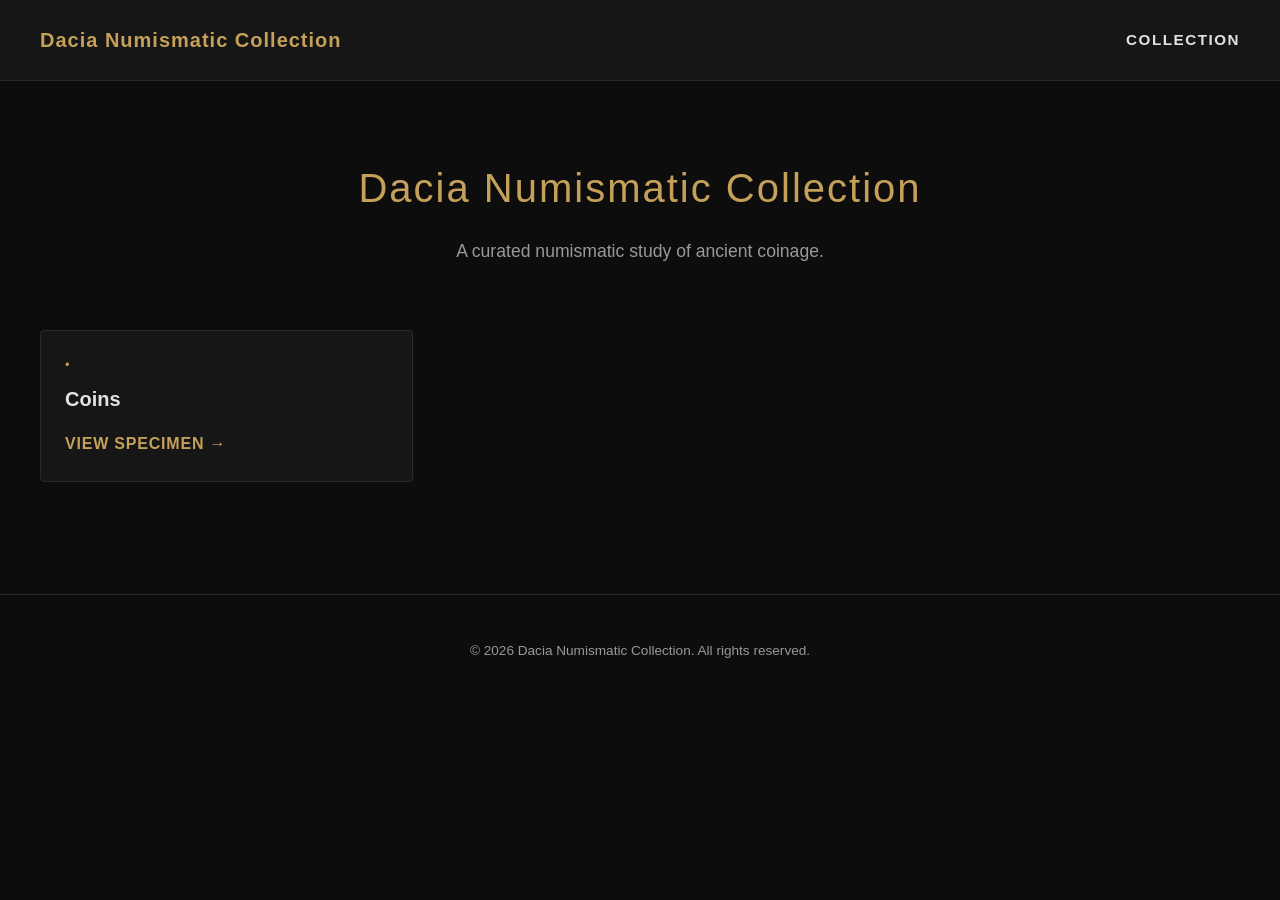
<file: index.html>
<!doctype html><html lang=en-us><meta charset=utf-8><meta name=viewport content="width=device-width,initial-scale=1"><title>Dacia Numismatic Collection</title><style>:root{--bg-color:#0d0d0d;--card-bg:#161616;--border-color:#2a2a2a;--accent-gold:#c5a059;--text-main:#e2e2e2;--text-muted:#999999}body{background-color:var(--bg-color);color:var(--text-main);font-family:-apple-system,BlinkMacSystemFont,segoe ui,Roboto,Helvetica,Arial,sans-serif;margin:0;padding:0;line-height:1.6}header{border-bottom:1px solid var(--border-color);padding:1.5rem 2rem;display:flex;justify-content:space-between;align-items:center;background:var(--card-bg)}header a{color:var(--accent-gold);text-decoration:none;font-size:1.25rem;font-weight:600;letter-spacing:.05em}.container{max-width:1200px;margin:0 auto;padding:3rem 1.5rem}</style><body><header><div class=container style=padding:0;width:100%;display:flex;justify-content:space-between;align-items:center><a href=/>Dacia Numismatic Collection</a><nav><a href=/coins/ style=color:var(--text-main);font-size:.95rem;text-transform:uppercase;letter-spacing:.1em>Collection</a></nav></div></header><main><div class=container><div style=text-align:center;margin-bottom:4rem><h1 style=color:var(--accent-gold);font-size:2.5rem;font-weight:300;letter-spacing:.05em;margin-bottom:.5rem>Dacia Numismatic Collection</h1><p style=color:var(--text-muted);font-size:1.1rem>A curated numismatic study of ancient coinage.</p></div><div style=display:grid;grid-template-columns:repeat(auto-fill,minmax(300px,1fr));gap:2.5rem><div style="background:var(--card-bg);border:1px solid var(--border-color);border-radius:4px;padding:1.5rem;transition:transform .2s ease,border-color .2s ease"><div style=font-size:.8rem;text-transform:uppercase;letter-spacing:.1em;color:var(--accent-gold);margin-bottom:.5rem>&bull;</div><h2 style="font-size:1.25rem;margin:0 0 1rem"><a href=/coins-dacia/coins/ style=color:var(--text-main);text-decoration:none>Coins</a></h2><a href=/coins-dacia/coins/ style=display:inline-block;color:var(--accent-gold);text-decoration:none;font-size:.85srem;font-weight:600;text-transform:uppercase;letter-spacing:.05em>View Specimen &rarr;</a></div></div></div></main><footer style="border-top:1px solid var(--border-color);text-align:center;padding:2rem;color:var(--text-muted);font-size:.85rem;margin-top:4rem"><p>&copy; 2026 Dacia Numismatic Collection. All rights reserved.</p></footer></body></html>
</file>
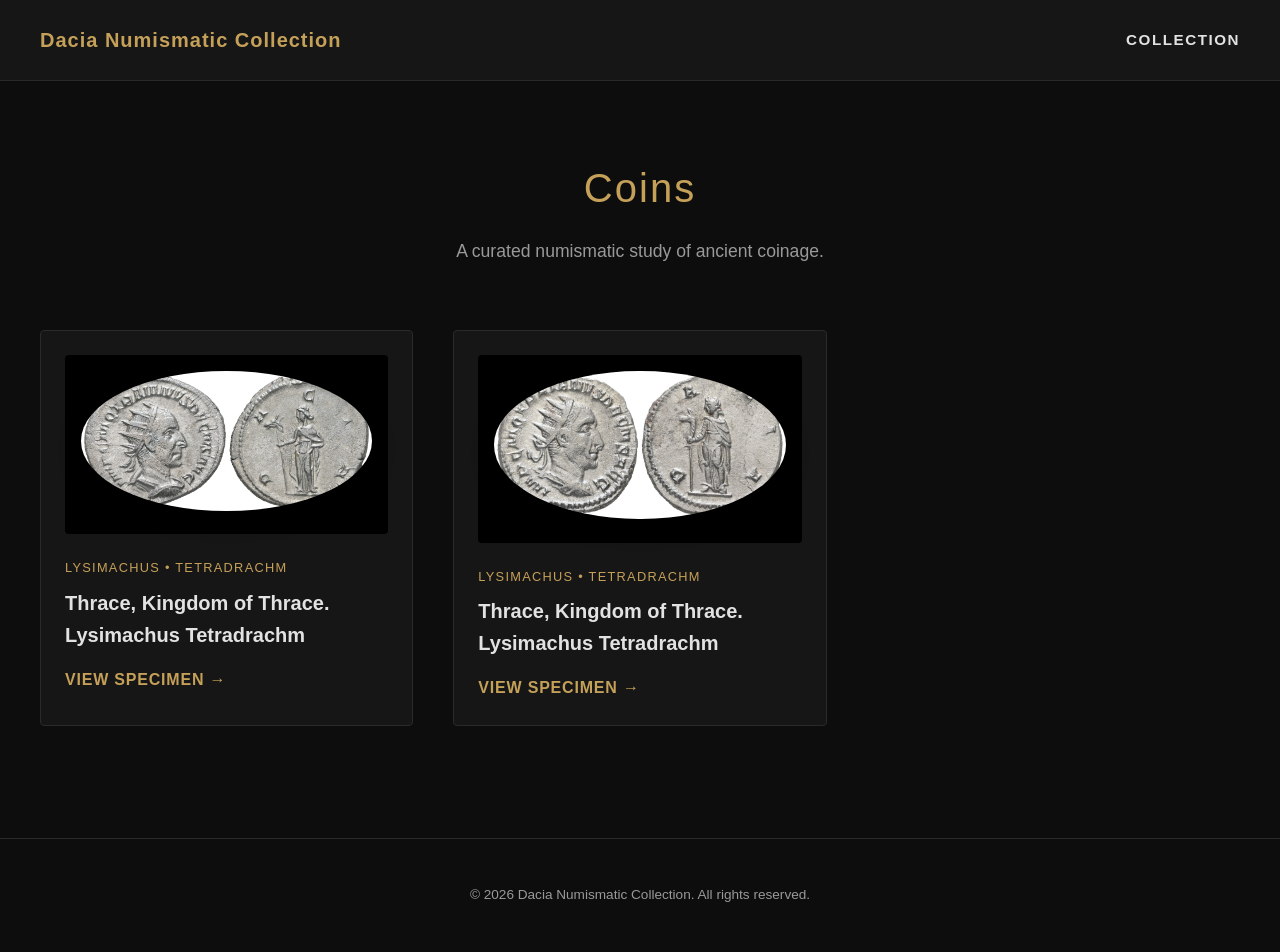
<file: coins/index.html>
<!doctype html><html lang=en-us><meta charset=utf-8><meta name=viewport content="width=device-width,initial-scale=1"><title>Coins | Dacia Numismatic Collection</title><style>:root{--bg-color:#0d0d0d;--card-bg:#161616;--border-color:#2a2a2a;--accent-gold:#c5a059;--text-main:#e2e2e2;--text-muted:#999999}body{background-color:var(--bg-color);color:var(--text-main);font-family:-apple-system,BlinkMacSystemFont,segoe ui,Roboto,Helvetica,Arial,sans-serif;margin:0;padding:0;line-height:1.6}header{border-bottom:1px solid var(--border-color);padding:1.5rem 2rem;display:flex;justify-content:space-between;align-items:center;background:var(--card-bg)}header a{color:var(--accent-gold);text-decoration:none;font-size:1.25rem;font-weight:600;letter-spacing:.05em}.container{max-width:1200px;margin:0 auto;padding:3rem 1.5rem}</style><body><header><div class=container style=padding:0;width:100%;display:flex;justify-content:space-between;align-items:center><a href=/>Dacia Numismatic Collection</a><nav><a href=/coins/ style=color:var(--text-main);font-size:.95rem;text-transform:uppercase;letter-spacing:.1em>Collection</a></nav></div></header><main><div class=container><div style=text-align:center;margin-bottom:4rem><h1 style=color:var(--accent-gold);font-size:2.5rem;font-weight:300;letter-spacing:.05em;margin-bottom:.5rem>Coins</h1><p style=color:var(--text-muted);font-size:1.1rem>A curated numismatic study of ancient coinage.</p></div><div style=display:grid;grid-template-columns:repeat(auto-fill,minmax(300px,1fr));gap:2.5rem><div style="background:var(--card-bg);border:1px solid var(--border-color);border-radius:4px;padding:1.5rem;transition:transform .2s ease,border-color .2s ease"><div style=text-align:center;margin-bottom:1.5rem;background:#000;padding:1rem;border-radius:4px><img src=https://alexandrion-coins.github.io/coins-dacia/images/caesar_elephant_obverse.jpg alt="Thrace, Kingdom of Thrace. Lysimachus Tetradrachm" style="max-height:200px;max-width:100%;border-radius:50%;object-fit:cover;box-shadow:0 8px 20px rgba(0,0,0,.6)"></div><div style=font-size:.8rem;text-transform:uppercase;letter-spacing:.1em;color:var(--accent-gold);margin-bottom:.5rem>Lysimachus &bull; Tetradrachm</div><h2 style="font-size:1.25rem;margin:0 0 1rem"><a href=/coins-dacia/coins/lysimachus-tetradrachm-2/ style=color:var(--text-main);text-decoration:none>Thrace, Kingdom of Thrace. Lysimachus Tetradrachm</a></h2><a href=/coins-dacia/coins/lysimachus-tetradrachm-2/ style=display:inline-block;color:var(--accent-gold);text-decoration:none;font-size:.85srem;font-weight:600;text-transform:uppercase;letter-spacing:.05em>View Specimen &rarr;</a></div><div style="background:var(--card-bg);border:1px solid var(--border-color);border-radius:4px;padding:1.5rem;transition:transform .2s ease,border-color .2s ease"><div style=text-align:center;margin-bottom:1.5rem;background:#000;padding:1rem;border-radius:4px><img src=https://alexandrion-coins.github.io/coins-dacia/images/caesar_elephant_obverse-1.jpg alt="Thrace, Kingdom of Thrace. Lysimachus Tetradrachm" style="max-height:200px;max-width:100%;border-radius:50%;object-fit:cover;box-shadow:0 8px 20px rgba(0,0,0,.6)"></div><div style=font-size:.8rem;text-transform:uppercase;letter-spacing:.1em;color:var(--accent-gold);margin-bottom:.5rem>Lysimachus &bull; Tetradrachm</div><h2 style="font-size:1.25rem;margin:0 0 1rem"><a href=/coins-dacia/coins/lysimachus-tetradrachm/ style=color:var(--text-main);text-decoration:none>Thrace, Kingdom of Thrace. Lysimachus Tetradrachm</a></h2><a href=/coins-dacia/coins/lysimachus-tetradrachm/ style=display:inline-block;color:var(--accent-gold);text-decoration:none;font-size:.85srem;font-weight:600;text-transform:uppercase;letter-spacing:.05em>View Specimen &rarr;</a></div></div></div></main><footer style="border-top:1px solid var(--border-color);text-align:center;padding:2rem;color:var(--text-muted);font-size:.85rem;margin-top:4rem"><p>&copy; 2026 Dacia Numismatic Collection. All rights reserved.</p></footer></body></html>
</file>
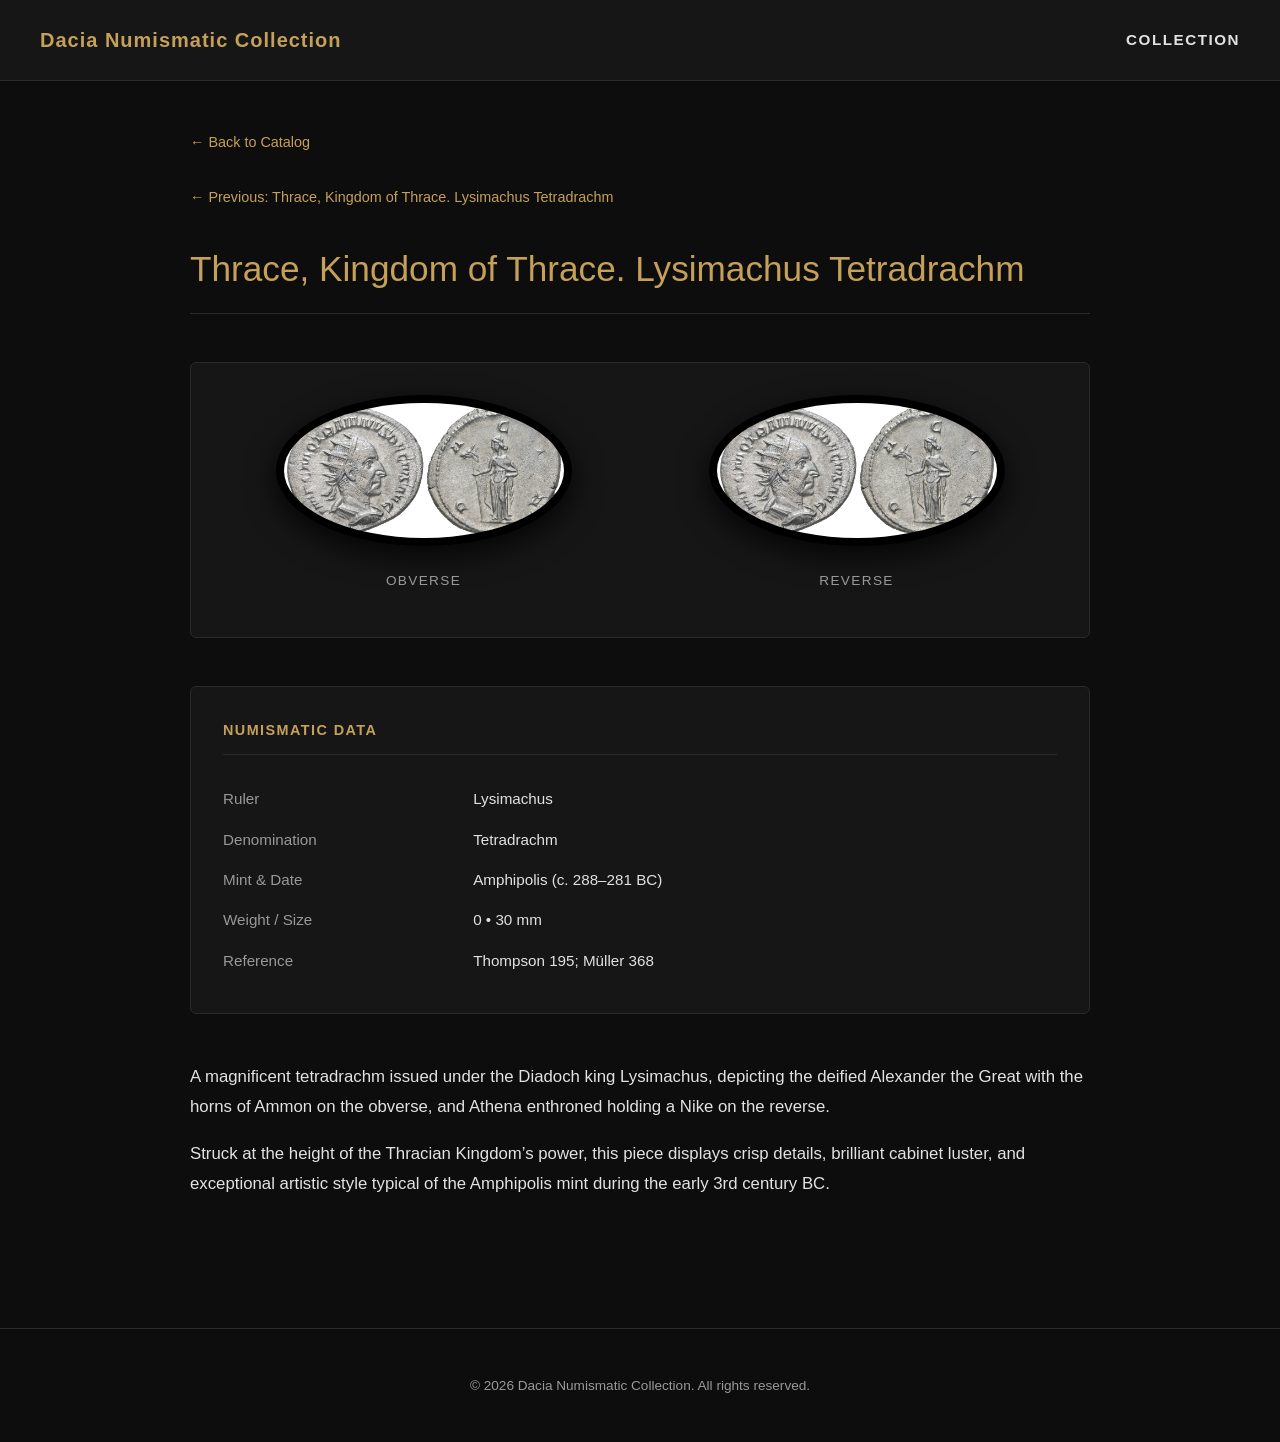
<file: coins/lysimachus-tetradrachm-2/index.html>
<!doctype html><html lang=en-us><meta charset=utf-8><meta name=viewport content="width=device-width,initial-scale=1"><title>Thrace, Kingdom of Thrace. Lysimachus Tetradrachm | Dacia Numismatic Collection</title><style>:root{--bg-color:#0d0d0d;--card-bg:#161616;--border-color:#2a2a2a;--accent-gold:#c5a059;--text-main:#e2e2e2;--text-muted:#999999}body{background-color:var(--bg-color);color:var(--text-main);font-family:-apple-system,BlinkMacSystemFont,segoe ui,Roboto,Helvetica,Arial,sans-serif;margin:0;padding:0;line-height:1.6}header{border-bottom:1px solid var(--border-color);padding:1.5rem 2rem;display:flex;justify-content:space-between;align-items:center;background:var(--card-bg)}header a{color:var(--accent-gold);text-decoration:none;font-size:1.25rem;font-weight:600;letter-spacing:.05em}.container{max-width:1200px;margin:0 auto;padding:3rem 1.5rem}</style><body><header><div class=container style=padding:0;width:100%;display:flex;justify-content:space-between;align-items:center><a href=/>Dacia Numismatic Collection</a><nav><a href=/coins/ style=color:var(--text-main);font-size:.95rem;text-transform:uppercase;letter-spacing:.1em>Collection</a></nav></div></header><main><div class=container style=max-width:900px><a href=/coins-dacia/coins/ style=color:var(--accent-gold);text-decoration:none;font-size:.9rem;display:inline-block;margin-bottom:2rem>&larr; Back to Catalog</a><div style=display:flex;justify-content:space-between;margin-bottom:2rem;font-size:.9rem><div><a href=/coins-dacia/coins/lysimachus-tetradrachm/ style=color:var(--accent-gold);text-decoration:none>&larr; Previous: Thrace, Kingdom of Thrace. Lysimachus Tetradrachm</a></div><div></div></div><h1 style="color:var(--accent-gold);font-size:2.2rem;font-weight:300;margin-top:0;border-bottom:1px solid var(--border-color);padding-bottom:1rem">Thrace, Kingdom of Thrace. Lysimachus Tetradrachm</h1><div style="display:grid;grid-template-columns:1fr 1fr;gap:2rem;margin:3rem 0;background:var(--card-bg);padding:2rem;border:1px solid var(--border-color);border-radius:6px"><div style=text-align:center><img src=https://alexandrion-coins.github.io/coins-dacia/images/caesar_elephant_obverse.jpg alt=Obverse style="width:100%;max-width:280px;border-radius:50%;box-shadow:0 10px 30px rgba(0,0,0,.8);background:#000;padding:.5rem"><p style=color:var(--text-muted);font-size:.85rem;text-transform:uppercase;letter-spacing:.1em;margin-top:1rem>Obverse</p></div><div style=text-align:center><img src=https://alexandrion-coins.github.io/coins-dacia/images/caesar_elephant_obverse.jpg alt=Reverse style="width:100%;max-width:280px;border-radius:50%;box-shadow:0 10px 30px rgba(0,0,0,.8);background:#000;padding:.5rem"><p style=color:var(--text-muted);font-size:.85rem;text-transform:uppercase;letter-spacing:.1em;margin-top:1rem>Reverse</p></div></div><div style="background:var(--card-bg);border:1px solid var(--border-color);border-radius:6px;padding:2rem;margin-bottom:3rem"><h3 style="color:var(--accent-gold);margin-top:0;text-transform:uppercase;font-size:.9rem;letter-spacing:.1em;border-bottom:1px solid var(--border-color);padding-bottom:.75rem;margin-bottom:1.5rem">Numismatic Data</h3><table style=width:100%;border-collapse:collapse;font-size:.95rem><tr><th style="text-align:left;color:var(--text-muted);padding:8px 0;width:30%;font-weight:400">Ruler</th><td style="padding:8px 0">Lysimachus</td></tr><tr><th style="text-align:left;color:var(--text-muted);padding:8px 0;font-weight:400">Denomination</th><td style="padding:8px 0">Tetradrachm</td></tr><tr><th style="text-align:left;color:var(--text-muted);padding:8px 0;font-weight:400">Mint & Date</th><td style="padding:8px 0">Amphipolis (c. 288–281 BC)</td></tr><tr><th style="text-align:left;color:var(--text-muted);padding:8px 0;font-weight:400">Weight / Size</th><td style="padding:8px 0">0 &bull; 30 mm</td></tr><tr><th style="text-align:left;color:var(--text-muted);padding:8px 0;font-weight:400">Reference</th><td style="padding:8px 0">Thompson 195; Müller 368</td></tr></table></div><div style=font-size:1.05rem;line-height:1.8;color:var(--text-main)><p>A magnificent tetradrachm issued under the Diadoch king Lysimachus, depicting the deified Alexander the Great with the horns of Ammon on the obverse, and Athena enthroned holding a Nike on the reverse.</p><p>Struck at the height of the Thracian Kingdom&rsquo;s power, this piece displays crisp details, brilliant cabinet luster, and exceptional artistic style typical of the Amphipolis mint during the early 3rd century BC.</p></div></div></main><footer style="border-top:1px solid var(--border-color);text-align:center;padding:2rem;color:var(--text-muted);font-size:.85rem;margin-top:4rem"><p>&copy; 2026 Dacia Numismatic Collection. All rights reserved.</p></footer></body></html>
</file>
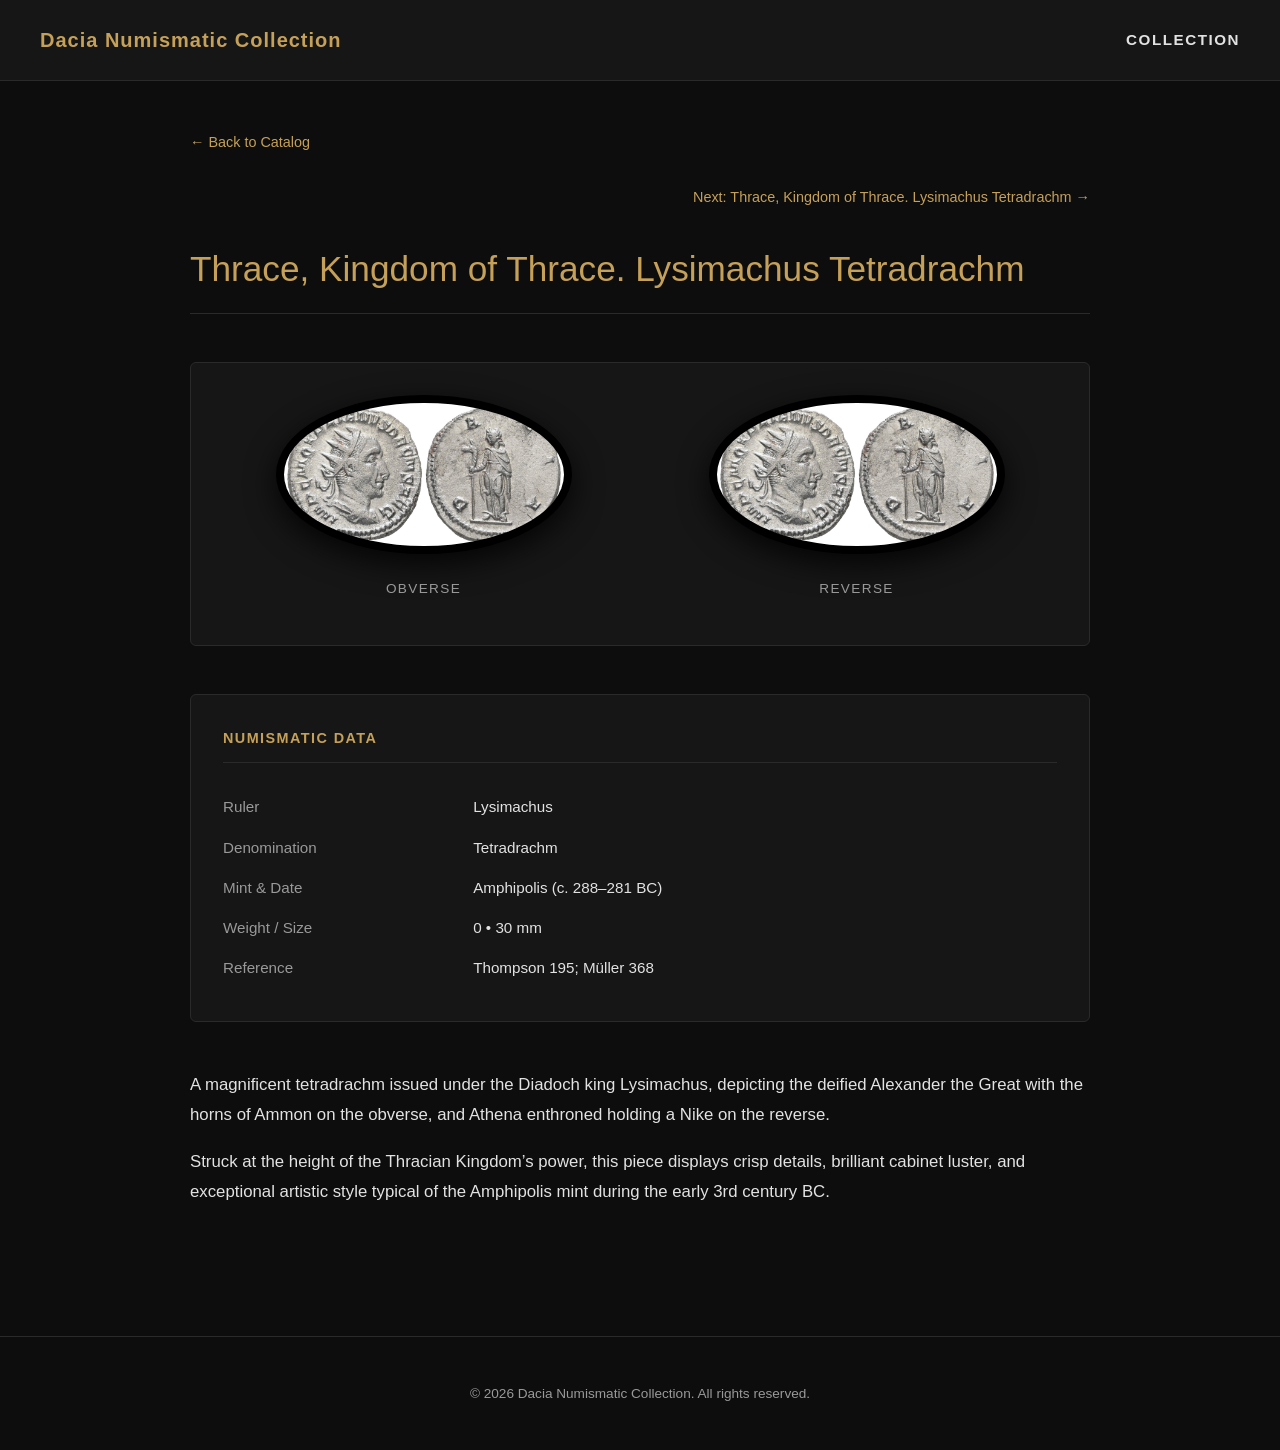
<file: coins/lysimachus-tetradrachm/index.html>
<!doctype html><html lang=en-us><meta charset=utf-8><meta name=viewport content="width=device-width,initial-scale=1"><title>Thrace, Kingdom of Thrace. Lysimachus Tetradrachm | Dacia Numismatic Collection</title><style>:root{--bg-color:#0d0d0d;--card-bg:#161616;--border-color:#2a2a2a;--accent-gold:#c5a059;--text-main:#e2e2e2;--text-muted:#999999}body{background-color:var(--bg-color);color:var(--text-main);font-family:-apple-system,BlinkMacSystemFont,segoe ui,Roboto,Helvetica,Arial,sans-serif;margin:0;padding:0;line-height:1.6}header{border-bottom:1px solid var(--border-color);padding:1.5rem 2rem;display:flex;justify-content:space-between;align-items:center;background:var(--card-bg)}header a{color:var(--accent-gold);text-decoration:none;font-size:1.25rem;font-weight:600;letter-spacing:.05em}.container{max-width:1200px;margin:0 auto;padding:3rem 1.5rem}</style><body><header><div class=container style=padding:0;width:100%;display:flex;justify-content:space-between;align-items:center><a href=/>Dacia Numismatic Collection</a><nav><a href=/coins/ style=color:var(--text-main);font-size:.95rem;text-transform:uppercase;letter-spacing:.1em>Collection</a></nav></div></header><main><div class=container style=max-width:900px><a href=/coins-dacia/coins/ style=color:var(--accent-gold);text-decoration:none;font-size:.9rem;display:inline-block;margin-bottom:2rem>&larr; Back to Catalog</a><div style=display:flex;justify-content:space-between;margin-bottom:2rem;font-size:.9rem><div></div><div><a href=/coins-dacia/coins/lysimachus-tetradrachm-2/ style=color:var(--accent-gold);text-decoration:none>Next: Thrace, Kingdom of Thrace. Lysimachus Tetradrachm &rarr;</a></div></div><h1 style="color:var(--accent-gold);font-size:2.2rem;font-weight:300;margin-top:0;border-bottom:1px solid var(--border-color);padding-bottom:1rem">Thrace, Kingdom of Thrace. Lysimachus Tetradrachm</h1><div style="display:grid;grid-template-columns:1fr 1fr;gap:2rem;margin:3rem 0;background:var(--card-bg);padding:2rem;border:1px solid var(--border-color);border-radius:6px"><div style=text-align:center><img src=https://alexandrion-coins.github.io/coins-dacia/images/caesar_elephant_obverse-1.jpg alt=Obverse style="width:100%;max-width:280px;border-radius:50%;box-shadow:0 10px 30px rgba(0,0,0,.8);background:#000;padding:.5rem"><p style=color:var(--text-muted);font-size:.85rem;text-transform:uppercase;letter-spacing:.1em;margin-top:1rem>Obverse</p></div><div style=text-align:center><img src=https://alexandrion-coins.github.io/coins-dacia/images/caesar_elephant_obverse-1.jpg alt=Reverse style="width:100%;max-width:280px;border-radius:50%;box-shadow:0 10px 30px rgba(0,0,0,.8);background:#000;padding:.5rem"><p style=color:var(--text-muted);font-size:.85rem;text-transform:uppercase;letter-spacing:.1em;margin-top:1rem>Reverse</p></div></div><div style="background:var(--card-bg);border:1px solid var(--border-color);border-radius:6px;padding:2rem;margin-bottom:3rem"><h3 style="color:var(--accent-gold);margin-top:0;text-transform:uppercase;font-size:.9rem;letter-spacing:.1em;border-bottom:1px solid var(--border-color);padding-bottom:.75rem;margin-bottom:1.5rem">Numismatic Data</h3><table style=width:100%;border-collapse:collapse;font-size:.95rem><tr><th style="text-align:left;color:var(--text-muted);padding:8px 0;width:30%;font-weight:400">Ruler</th><td style="padding:8px 0">Lysimachus</td></tr><tr><th style="text-align:left;color:var(--text-muted);padding:8px 0;font-weight:400">Denomination</th><td style="padding:8px 0">Tetradrachm</td></tr><tr><th style="text-align:left;color:var(--text-muted);padding:8px 0;font-weight:400">Mint & Date</th><td style="padding:8px 0">Amphipolis (c. 288–281 BC)</td></tr><tr><th style="text-align:left;color:var(--text-muted);padding:8px 0;font-weight:400">Weight / Size</th><td style="padding:8px 0">0 &bull; 30 mm</td></tr><tr><th style="text-align:left;color:var(--text-muted);padding:8px 0;font-weight:400">Reference</th><td style="padding:8px 0">Thompson 195; Müller 368</td></tr></table></div><div style=font-size:1.05rem;line-height:1.8;color:var(--text-main)><p>A magnificent tetradrachm issued under the Diadoch king Lysimachus, depicting the deified Alexander the Great with the horns of Ammon on the obverse, and Athena enthroned holding a Nike on the reverse.</p><p>Struck at the height of the Thracian Kingdom&rsquo;s power, this piece displays crisp details, brilliant cabinet luster, and exceptional artistic style typical of the Amphipolis mint during the early 3rd century BC.</p></div></div></main><footer style="border-top:1px solid var(--border-color);text-align:center;padding:2rem;color:var(--text-muted);font-size:.85rem;margin-top:4rem"><p>&copy; 2026 Dacia Numismatic Collection. All rights reserved.</p></footer></body></html>
</file>
